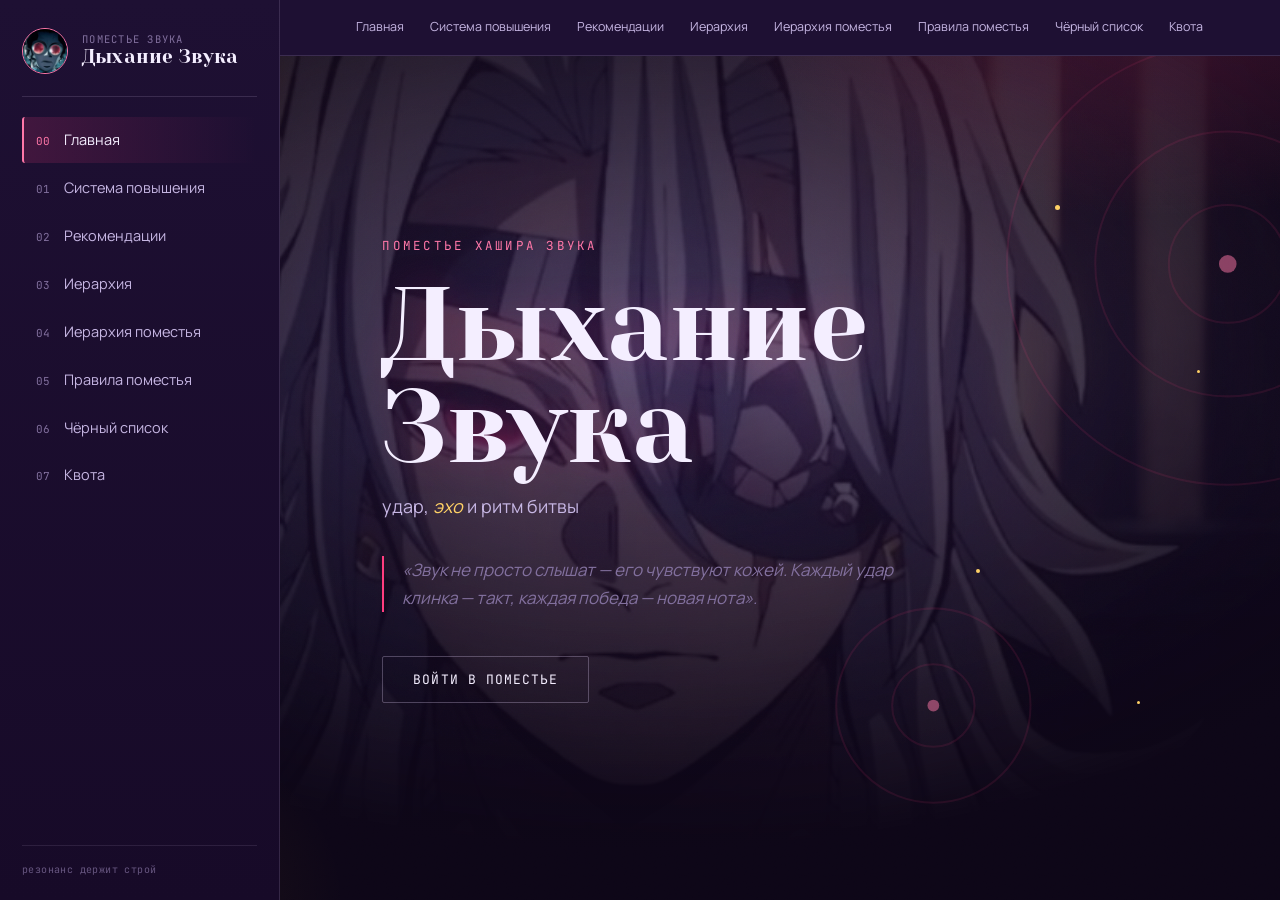
<file: index.html>
<!doctype html>
<html lang="ru">
<head>
<meta charset="UTF-8" />
<meta name="viewport" content="width=device-width, initial-scale=1.0" />
<title>Дыхание Звука — Поместье Звука</title>
<link rel="preconnect" href="https://fonts.googleapis.com">
<link rel="preconnect" href="https://fonts.gstatic.com" crossorigin>
<link href="https://fonts.googleapis.com/css2?family=Yeseva+One&family=Manrope:wght@400;500;600;700&family=JetBrains+Mono:wght@400;500&family=Marck+Script&display=swap" rel="stylesheet">
<link rel="stylesheet" href="styles.css" />
</head>
<body>

  <div class="bg-image" id="bgImage" aria-hidden="true"></div>

  <div class="haze" aria-hidden="true"></div>

  <button class="menu-toggle" id="menuToggle" type="button" aria-label="Открыть меню">
    <span></span><span></span><span></span>
  </button>

  <aside class="side-nav" id="sideNav" aria-label="Навигация по сайту">
    <div class="side-nav__brand" id="brandHome" role="button" tabindex="0">
      <img class="brand-mark" src="assets/logo.jpg" alt="">
      <div class="side-nav__title">
        <span class="side-nav__eyebrow">Поместье Звука</span>
        <strong>Дыхание Звука</strong>
      </div>
    </div>
    <nav class="side-nav__links" id="navLinks"></nav>
    <div class="side-nav__footnote">резонанс держит строй</div>
  </aside>

  <div class="overlay" id="overlay"></div>

  <main class="stage" id="stage">
    <div class="util-bar" id="utilBar"></div>

    <section class="hero" id="hero">
      <svg class="hero__waves" viewBox="0 0 400 800" aria-hidden="true" preserveAspectRatio="xMidYMid slice">
        <circle cx="330" cy="260" r="40" class="wave-ring wave-ring--a"/>
        <circle cx="330" cy="260" r="90" class="wave-ring wave-ring--b"/>
        <circle cx="330" cy="260" r="150" class="wave-ring wave-ring--c"/>
        <circle cx="330" cy="260" r="6" class="wave-core"/>
        <circle cx="130" cy="560" r="28" class="wave-ring wave-ring--a"/>
        <circle cx="130" cy="560" r="66" class="wave-ring wave-ring--b"/>
        <circle cx="130" cy="560" r="4" class="wave-core"/>
      </svg>
      <span class="hero__spark" style="width:5px;height:5px;top:18%;right:22%;animation-delay:.2s;"></span>
      <span class="hero__spark" style="width:3px;height:3px;top:38%;right:8%;animation-delay:1.1s;"></span>
      <span class="hero__spark" style="width:4px;height:4px;top:62%;right:30%;animation-delay:2s;"></span>
      <span class="hero__spark" style="width:3px;height:3px;top:78%;right:14%;animation-delay:.7s;"></span>
      <p class="hero__eyebrow">Поместье Хашира Звука</p>
      <h1 class="hero__title">Дыхание Звука</h1>
      <p class="hero__byline">удар, <span>эхо</span> и ритм битвы</p>
      <p class="hero__quote">«Звук не просто слышат — его чувствуют кожей. Каждый удар клинка — такт, каждая победа — новая нота».</p>
      <button class="hero__cta" id="heroCta" type="button">Войти в поместье</button>
    </section>

    <section class="page" id="pageView" aria-live="polite"></section>
  </main>

  <script src="script.js"></script>
</body>
</html>
</file>
<file: styles.css>
:root{
  --void:        #0d0617;
  --void-2:      #170a28;
  --mid:         #3a1f5c;
  --mid-bright:  #55308c;
  --panel:       #1e1033;
  --panel-2:     #291743;
  --line:        rgba(232, 214, 255, 0.14);
  --line-strong: rgba(232, 214, 255, 0.28);

  --ink:         #f4eeff;
  --ink-dim:     #c6b6e3;
  --ink-faint:   #82709e;

  --neon:        #ff3d7f;
  --neon-bright: #ff77a8;
  --gold:        #f0b429;
  --gold-bright: #ffd166;

  --font-display: 'Yeseva One', 'Georgia', serif;
  --font-body:    'Manrope', 'Noto Sans', sans-serif;
  --font-mono:    'JetBrains Mono', monospace;

  --nav-w: 280px;
  --ease: cubic-bezier(.22,.7,.2,1);
}

*{ box-sizing: border-box; }
html{ scroll-behavior: smooth; }

@media (prefers-reduced-motion: reduce){
  *{ animation-duration: .001ms !important; animation-iteration-count: 1 !important; transition-duration: .001ms !important; scroll-behavior: auto !important; }
}

body{
  margin:0;
  background:
    radial-gradient(50% 42% at 82% 10%, rgba(255,61,127,0.16), transparent 65%),
    radial-gradient(46% 40% at 12% 8%, rgba(240,180,41,0.10), transparent 65%),
    radial-gradient(120% 90% at 50% 38%, var(--mid-bright) 0%, var(--mid) 32%, var(--void-2) 62%, var(--void) 100%);
  color: var(--ink);
  font-family: var(--font-body);
  font-size: 16px;
  line-height: 1.65;
  -webkit-font-smoothing: antialiased;
  min-height: 100vh;
}

::selection{ background: var(--neon); color: #2a0313; }
a{ color: inherit; text-decoration: none; }

.bg-image{
  position: fixed; inset: 0; z-index: -2; pointer-events: none;
  background-size: cover;
  background-position: center 30%;
  background-repeat: no-repeat;
  opacity: .5;
  filter: saturate(1.15) contrast(1.05);
  transition: background-image .5s var(--ease), opacity .5s var(--ease);
}

.haze{
  position: fixed; inset: 0; z-index: -1; pointer-events: none;
  background:
    radial-gradient(60% 50% at 90% -6%, rgba(255,61,127,0.22), transparent 60%),
    radial-gradient(45% 40% at 0% 100%, rgba(240,180,41,0.12), transparent 60%),
    radial-gradient(90% 70% at 50% 40%, rgba(13,6,23,0.35), var(--void) 78%);
}
.haze::after{
  content:"";
  position:absolute; inset:0;
  background-image: url("data:image/svg+xml,%3Csvg xmlns='http://www.w3.org/2000/svg' width='120' height='120'%3E%3Cfilter id='n'%3E%3CfeTurbulence type='fractalNoise' baseFrequency='0.9' numOctaves='2' stitchTiles='stitch'/%3E%3C/filter%3E%3Crect width='100%25' height='100%25' filter='url(%23n)' opacity='0.05'/%3E%3C/svg%3E");
  mix-blend-mode: overlay;
}

.side-nav{
  position: fixed; top:0; left:0; bottom:0;
  width: var(--nav-w);
  background: linear-gradient(180deg, var(--panel), var(--void-2));
  border-right: 1px solid var(--line);
  z-index: 50;
  display:flex; flex-direction: column;
  padding: 28px 22px 22px;
  transition: transform .35s var(--ease);
}

.side-nav__brand{
  display:flex; align-items:center; gap:14px;
  cursor:pointer; padding-bottom: 22px;
  border-bottom: 1px solid var(--line);
  margin-bottom: 20px;
}
.side-nav__brand:focus-visible{ outline: 2px solid var(--gold-bright); outline-offset: 4px; border-radius: 4px; }

.brand-mark{ width: 46px; height: 46px; flex: none; object-fit: cover; border-radius: 50%; border: 1px solid var(--neon-bright); }
.mark-ring-outer{ fill:none; stroke: var(--neon-bright); stroke-width: 2; opacity:.8; }
.mark-ring-mid{ fill:none; stroke: var(--gold-bright); stroke-width: 1.3; stroke-dasharray: 4 5; }
.mark-ring-inner{ fill:none; stroke: var(--ink-dim); stroke-width: 1.4; opacity: .6; }
.mark-core{ fill: var(--neon-bright); }

.side-nav__title{ display:flex; flex-direction:column; line-height:1.25; }
.side-nav__eyebrow{
  font-family: var(--font-mono); font-size: 10.5px; letter-spacing: .12em;
  text-transform: uppercase; color: var(--ink-faint);
}
.side-nav__title strong{
  font-family: var(--font-display); font-weight: 400; font-size: 19px;
  color: var(--ink); letter-spacing: .01em;
}

.side-nav__links{ display:flex; flex-direction: column; gap:2px; overflow-y:auto; flex:1; }

.side-link{
  display:flex; align-items: baseline; gap: 10px;
  padding: 11px 12px; border-radius: 3px;
  font-size: 14.5px; color: var(--ink-dim);
  position: relative; cursor:pointer;
  border-left: 2px solid transparent;
  transition: color .2s, border-color .2s, background .2s;
}
.side-link__num{
  font-family: var(--font-mono); font-size: 11px; color: var(--ink-faint);
  flex: none; width: 18px;
}
.side-link:hover{ color: var(--ink); background: rgba(255,61,127,0.08); }
.side-link.is-active{
  color: var(--ink); border-left-color: var(--neon-bright);
  background: linear-gradient(90deg, rgba(255,61,127,0.16), transparent);
}
.side-link.is-active .side-link__num{ color: var(--neon-bright); }

.side-nav__footnote{
  font-family: var(--font-mono); font-size: 10px; color: var(--ink-faint);
  letter-spacing: .04em; padding-top: 16px; border-top: 1px solid var(--line);
  opacity: .75;
}

.menu-toggle{
  position: fixed; top: 18px; left: 18px; z-index: 60;
  width: 42px; height: 42px; border-radius: 50%;
  background: var(--panel-2); border: 1px solid var(--line-strong);
  display:none; flex-direction:column; align-items:center; justify-content:center; gap:5px;
  cursor:pointer;
}
.menu-toggle span{ width: 18px; height: 1.5px; background: var(--ink-dim); }

.overlay{
  position: fixed; inset:0; background: rgba(6,3,12,0.7); backdrop-filter: blur(2px);
  z-index: 45; opacity:0; pointer-events:none; transition: opacity .25s;
}
body.menu-open .overlay{ opacity:1; pointer-events:auto; }

.stage{
  margin-left: var(--nav-w);
  position: relative; z-index: 1;
  min-height: 100vh;
}

.hero{
  min-height: 92vh;
  display:flex; flex-direction: column; align-items:flex-start; justify-content:center;
  padding: 0 8vw;
  position: relative;
  overflow: hidden;
}
.hero__waves{
  position: absolute; right: -4vw; top: 0; height: 100%; width: 46vw;
  color: rgba(255,61,127,0.10);
  pointer-events:none;
}
.wave-ring{ fill:none; stroke: currentColor; stroke-width: 1.4; transform-origin: center; animation: wave-pulse 4.5s var(--ease) infinite; }
.wave-ring--a{ animation-delay: 0s; }
.wave-ring--b{ animation-delay: .5s; }
.wave-ring--c{ animation-delay: 1s; }
.wave-core{ fill: var(--neon-bright); opacity: .5; }
@keyframes wave-pulse{
  0%{ opacity: .9; transform: scale(.94); }
  60%{ opacity: .15; transform: scale(1.06); }
  100%{ opacity: .9; transform: scale(.94); }
}
.hero__spark{
  position: absolute; border-radius: 50%;
  background: var(--gold-bright); pointer-events: none;
  animation: spark-twinkle 3.2s ease-in-out infinite;
}
@keyframes spark-twinkle{
  0%, 100%{ opacity: .15; transform: scale(.7); }
  50%{ opacity: .9; transform: scale(1); }
}
.hero__eyebrow{
  font-family: var(--font-mono); font-size: 12.5px; letter-spacing: .18em;
  text-transform: uppercase; color: var(--neon-bright); margin: 0 0 18px;
}
.hero__title{
  font-family: var(--font-display); font-weight: 400;
  font-size: clamp(48px, 9vw, 104px); line-height: .98;
  margin: 0; color: var(--ink);
  text-shadow: 0 0 40px rgba(255,61,127,0.20);
}
.hero__byline{
  font-size: 18px; color: var(--ink-dim); margin: 14px 0 0;
}
.hero__byline span{ color: var(--gold-bright); font-style: italic; }
.hero__quote{
  max-width: 540px; margin: 34px 0 0;
  font-style: italic; font-size: 17px; color: var(--ink-faint);
  border-left: 2px solid var(--neon); padding-left: 18px;
}
.hero__cta{
  margin-top: 44px; padding: 14px 30px;
  background: transparent; border: 1px solid var(--line-strong);
  color: var(--ink); font-family: var(--font-mono); font-size: 13px;
  letter-spacing: .08em; text-transform: uppercase;
  border-radius: 2px; cursor: pointer;
  transition: border-color .25s, background .25s, transform .15s;
}
.hero__cta:hover{ border-color: var(--neon-bright); background: rgba(255,61,127,0.12); }
.hero__cta:active{ transform: translateY(1px); }
.hero__cta:focus-visible{ outline: 2px solid var(--gold-bright); outline-offset: 3px; }

.page{ display:none; padding: 64px 5vw 120px; max-width: 1280px; margin: 0 auto; }
.page.is-visible{ display:block; }
body.is-page .hero{ display:none; }

.page__mark{ width: 60px; height:60px; margin-bottom: 22px; opacity:.9; }
.page__eyebrow{
  font-family: var(--font-mono); font-size: 12px; letter-spacing:.16em;
  text-transform: uppercase; color: var(--neon-bright); margin:0 0 10px;
}
.page__title{
  font-family: var(--font-display); font-weight:400;
  font-size: clamp(32px, 5vw, 52px); margin: 0 0 18px; color: var(--ink);
}
.page__intro{
  font-size: 17px; color: var(--ink-dim); max-width: 760px;
  margin: 0 0 8px;
}
.page__header{
  padding-bottom: 36px; margin-bottom: 36px;
  border-bottom: 1px solid var(--line);
  position: relative;
}

.entry{
  padding: 30px 0; border-bottom: 1px solid var(--line);
  display:grid; grid-template-columns: 64px 1fr; gap: 22px;
}
.entry:last-child{ border-bottom: none; }
.entry__rank{
  font-family: var(--font-mono); font-size: 12px; color: var(--ink-faint);
  padding-top: 4px;
}
.entry h3{
  font-family: var(--font-display); font-weight: 400; font-size: 22px; margin: 0 0 10px; color: var(--ink);
  display:flex; align-items:center; gap: 10px; flex-wrap: wrap;
}
.entry p{ margin: 0 0 12px; color: var(--ink-dim); max-width: 760px; }

.task-list{ list-style:none; margin: 0; padding: 0; max-width: 760px; }
.task{
  display:flex; align-items:flex-start; gap: 10px;
  padding: 8px 0; border-bottom: 1px dashed var(--line);
  font-size: 14.5px; color: var(--ink-dim);
}
.task:last-child{ border-bottom: none; }
.task input[type="checkbox"]{
  width: 17px; height: 17px; margin-top: 1px; flex: none;
  accent-color: var(--neon-bright); cursor: pointer;
}
.task label{ cursor: pointer; }
.task.is-done label{ color: var(--ink-faint); text-decoration: line-through; }

.tag{
  display:inline-block; font-family: var(--font-mono); font-size: 10.5px;
  letter-spacing: .06em; text-transform: uppercase;
  padding: 3px 9px; border-radius: 2px; margin: 0 6px 6px 0;
}
.tag--neon{ background: rgba(255,61,127,0.16); color: #ffb3cd; border:1px solid rgba(255,61,127,0.4); }
.tag--gold{ background: rgba(240,180,41,0.14); color: var(--gold-bright); border:1px solid rgba(240,180,41,0.35); }

.callout{
  margin: 16px 0 30px; padding: 14px 16px; border-radius: 3px;
  border-left: 3px solid var(--neon-bright);
  background: rgba(255,61,127,0.07); font-size: 14.5px; color: var(--ink-dim);
  max-width: 760px;
}
.callout strong{ color: var(--ink); }

.placeholder-block{
  background: var(--panel); border: 1px solid var(--line); border-radius: 4px;
  padding: 22px; margin-bottom: 14px; max-width: 760px;
}
.placeholder-block h4{ font-family: var(--font-display); font-weight: 400; font-size: 17px; margin: 0 0 8px; color: var(--ink); }
.placeholder-block p{ font-size: 13.5px; color: var(--ink-faint); margin: 0; font-family: var(--font-mono); }

.hype-row{
  display:flex; align-items:center; gap: 16px; flex-wrap: wrap;
  margin: 0 0 34px; padding: 14px 18px;
  background: var(--panel); border: 1px solid var(--line); border-radius: 6px;
}
.hype-row__btn{
  font-family: var(--font-mono); font-size: 11.5px; letter-spacing: .06em; text-transform: uppercase;
  color: var(--ink); background: rgba(255,61,127,0.14); border: 1px solid var(--neon-bright);
  border-radius: 999px; padding: 9px 18px; cursor: pointer; flex: none;
  transition: background .2s, transform .15s;
}
.hype-row__btn:hover{ background: rgba(255,61,127,0.24); }
.hype-row__btn:active{ transform: translateY(1px); }
.hype-row__line{ margin:0; font-style: italic; color: var(--ink-dim); font-size: 14.5px; }

.codex-list{ font-family: var(--font-body); line-height: 2; }

.training-grid{
  display:grid; grid-template-columns: repeat(auto-fit, minmax(200px,1fr));
  gap: 16px; margin-top: 16px;
}
.training-card{
  background: var(--panel-2); border: 1px solid var(--line); border-radius: 4px;
  padding: 16px 18px;
}
.training-card__day{
  font-family: var(--font-mono); font-size: 10.5px; letter-spacing: .08em; text-transform: uppercase;
  color: var(--neon-bright);
}
.training-card h5{ font-family: var(--font-display); font-weight: 400; font-size: 17px; margin: 6px 0 2px; color: var(--ink); }
.training-card__focus{ font-family: var(--font-mono); font-size: 11px; color: var(--gold-bright); margin: 0 0 10px; }
.training-card ul{ margin:0; padding-left: 18px; }
.training-card li{ font-size: 13px; color: var(--ink-dim); margin-bottom: 5px; }

.seal-divider{
  display:flex; align-items:center; gap: 14px; margin: 48px 0 28px;
  color: var(--ink-faint); font-family: var(--font-mono); font-size: 11px;
  letter-spacing: .1em; text-transform: uppercase;
}
.seal-divider::before, .seal-divider::after{ content:""; flex:1; height:1px; background: var(--line); }

@keyframes page-fade{
  0%{ opacity:0; filter: blur(6px); transform: translateY(8px) scale(.995); }
  100%{ opacity:1; filter: blur(0); transform: translateY(0) scale(1); }
}
.page.is-animating{ animation: page-fade .45s var(--ease); }

.util-bar{
  display:flex; flex-wrap:wrap; align-items:center; gap: 2px;
  padding: 10px 5vw; background: var(--panel); border-bottom: 1px solid var(--line);
  position: relative; z-index: 2;
}
.util-link{
  font-size: 12.5px; color: var(--ink-dim); padding: 7px 12px; border-radius: 3px;
  cursor: pointer; white-space: nowrap; position: relative;
  transition: color .2s, background .2s;
}
.util-link:hover{ color: var(--ink); background: rgba(255,61,127,0.1); }
body.is-page .util-bar{ display:flex; }

@media (max-width: 760px){
  .util-bar{ padding: 62px 6vw 12px; overflow-x:auto; flex-wrap: nowrap; }
}

@media (max-width: 980px){
  :root{ --nav-w: 250px; }
  .hero{ padding: 0 6vw; }
}

@media (max-width: 760px){
  .menu-toggle{ display:flex; }
  .side-nav{ transform: translateX(-100%); box-shadow: 30px 0 60px rgba(0,0,0,0.5); }
  body.menu-open .side-nav{ transform: translateX(0); }
  .stage{ margin-left: 0; }
  .hero{ padding: 0 6vw; min-height: 86vh; text-align:left; }
  .hero__waves{ opacity:.5; }
  .page{ padding: 90px 6vw 90px; }
  .entry{ grid-template-columns: 1fr; gap: 6px; }
  .entry__rank{ padding-top:0; }
}

.rank-grid--hierarchy{ display:flex; flex-direction:column; max-width:760px; }
.rank-card{ background:var(--panel); border:1px solid var(--line); border-radius:4px; padding:18px 22px; position:relative; }
.rank-card::before{ content:""; position:absolute; left:0; top:0; bottom:0; width:3px; background:var(--ink-faint); border-radius:4px 0 0 4px; }
.rank-card[data-tier="top"]::before{ background:var(--gold-bright); }
.rank-card[data-tier="wives"]::before{ background:var(--neon-bright); }
.rank-card[data-tier="mid"]::before{ background:var(--neon); }
.rank-card__level{ font-family:var(--font-mono); font-size:10.5px; letter-spacing:.1em; text-transform:uppercase; color:var(--neon-bright); }
.rank-card h4{ font-family:var(--font-display); font-weight:400; font-size:20px; margin:4px 0 6px; color:var(--ink); }
.rank-card p, .estate p{ margin:0; font-size:14px; color:var(--ink-dim); }
.hierarchy-arrow{ text-align:center; color:var(--ink-faint); font-size:18px; line-height:1.6; }

.estate-grid{ display:grid; grid-template-columns:repeat(auto-fit,minmax(240px,1fr)); gap:16px; }
.estate{ background:var(--panel); border:1px solid var(--line); border-radius:4px; padding:20px; }
.estate h4{ font-family:var(--font-display); font-weight:400; font-size:21px; margin:4px 0 10px; }
.estate p + p{ margin-top:6px; color:var(--ink-faint); }
.estate--more{ border-style:dashed; }
.gallery{ display:grid; grid-template-columns:repeat(auto-fill,minmax(260px,1fr)); gap:14px; }
.shot{ margin:0; cursor:zoom-in; background:var(--panel); border:1px solid var(--line); border-radius:4px; overflow:hidden; }
.shot img{ display:block; width:100%; height:190px; object-fit:cover; transition:transform .3s var(--ease); }
.shot:hover img{ transform:scale(1.04); }
.shot figcaption{ padding:10px 12px; font-size:12.5px; color:var(--ink-dim); }
.lightbox{ position:fixed; inset:0; z-index:100; background:rgba(6,3,12,.92); display:flex; align-items:center; justify-content:center; padding:4vw; cursor:zoom-out; }
.lightbox img{ max-width:100%; max-height:100%; border-radius:4px; }

.rec-list, .rules{ list-style:none; margin:0; padding:0; max-width:760px; }
.rec{ display:flex; gap:16px; padding:14px 0; border-bottom:1px dashed var(--line); color:var(--ink-dim); }
.rec__n{ font-family:var(--font-mono); font-size:12px; color:var(--neon-bright); padding-top:3px; }
.rule{ display:flex; align-items:center; gap:20px; padding:22px 24px; margin-bottom:12px; background:var(--panel); border:1px solid var(--line); border-radius:4px; font-family:var(--font-display); font-size:24px; }
.rule__n{ font-size:38px; color:var(--gold-bright); text-shadow:0 0 24px rgba(255,209,102,.4); }

.ban-list{ list-style:none; margin:0 0 20px; padding:0; max-width:760px; }
.ban{ display:flex; gap:18px; padding:16px 20px; margin-bottom:10px; background:var(--panel); border:1px solid var(--line); border-left:3px solid var(--neon); border-radius:4px; }
.ban__n{ font-family:var(--font-mono); font-size:13px; color:var(--neon-bright); padding-top:4px; }
.ban h4{ font-family:var(--font-display); font-weight:400; font-size:18px; margin:0 0 4px; color:var(--ink); }
.ban p{ margin:0; font-size:14px; color:var(--ink-dim); }

.ban-list--gold .ban{ border-left-color:var(--gold-bright); }
.ban-list--gold .ban__n{ color:var(--gold-bright); }
.quota-grid{ display:grid; grid-template-columns:repeat(auto-fit,minmax(220px,1fr)); gap:16px; max-width:900px; margin-bottom:16px; }
.quota{ background:var(--panel); border:1px solid var(--line); border-radius:4px; padding:22px; }
.quota__time{ font-family:var(--font-display); font-size:56px; line-height:1; color:var(--gold-bright); margin:10px 0 12px; }
.quota__time small{ font-family:var(--font-mono); font-size:11px; letter-spacing:.08em; text-transform:uppercase; color:var(--ink-faint); margin-left:8px; }
.quota p{ margin:0; font-size:14px; color:var(--ink-dim); }
.quota--wives{ max-width:900px; padding:32px 28px; text-align:center; border-color:rgba(255,209,102,.5); background:linear-gradient(160deg,var(--panel-2),var(--panel)); box-shadow:0 0 48px rgba(255,61,127,.16); }
.quota__crown{ font-family:'Marck Script','Georgia',cursive; font-size:clamp(34px,5vw,52px); color:var(--neon-bright); text-shadow:0 0 28px rgba(255,61,127,.45); }
.quota--wives .quota__time{ font-size:72px; }
.quota__phrase{ font-family:'Marck Script','Georgia',cursive; font-size:22px; color:var(--ink); margin:6px 0 0; }

.estate p strong{ color:var(--ink); }
.estate h4{ font-size:18px; }
</file>
